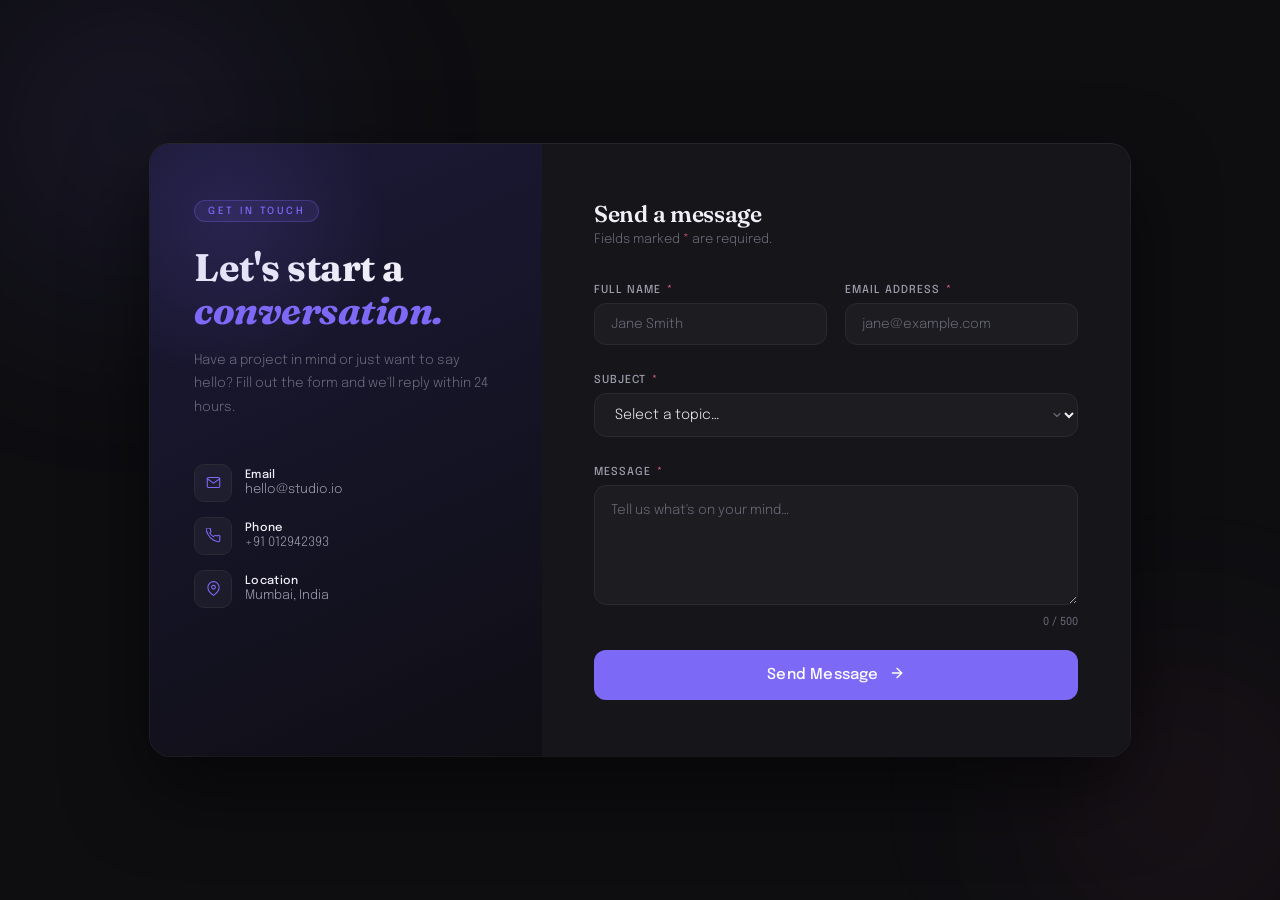
<file: Task-2/index.html>
<!DOCTYPE html>
<html lang="en">
<head>
  <meta charset="UTF-8"/>
  <meta name="viewport" content="width=device-width, initial-scale=1.0"/>
  <title>Contact Us</title>
  <link href="https://fonts.googleapis.com/css2?family=Fraunces:opsz,wght@9..144,300;9..144,600;9..144,700&family=Epilogue:wght@300;400;500&display=swap" rel="stylesheet"/>
  <link href="style.css" rel="stylesheet"/>
  <link href="script.js" rel="javascript"/>
</head>
<body>

<div class="page">

  <!-- ══ LEFT ══ -->
  <div class="panel-left">
    <div>
      <span class="tag">Get in touch</span>
      <h1 class="panel-title">Let's start a<br/><em>conversation.</em></h1>
      <p class="panel-desc">Have a project in mind or just want to say hello? Fill out the form and we'll reply within 24 hours.</p>
      <div class="info-list">
        <div class="info-item">
          <div class="info-icon">
            <svg viewBox="0 0 24 24"><path d="M4 4h16c1.1 0 2 .9 2 2v12c0 1.1-.9 2-2 2H4c-1.1 0-2-.9-2-2V6c0-1.1.9-2 2-2z"/><polyline points="22,6 12,13 2,6"/></svg>
          </div>
          <div class="info-text"><strong>Email</strong>hello@studio.io</div>
        </div>
        <div class="info-item">
          <div class="info-icon">
            <svg viewBox="0 0 24 24"><path d="M22 16.92v3a2 2 0 01-2.18 2 19.79 19.79 0 01-8.63-3.07A19.5 19.5 0 013.07 9.81 19.79 19.79 0 01.07 1.18 2 2 0 012.06 0h3a2 2 0 012 1.72c.127.96.361 1.903.7 2.81a2 2 0 01-.45 2.11L6.09 7.91a16 16 0 006 6l1.27-1.27a2 2 0 012.11-.45c.907.339 1.85.573 2.81.7A2 2 0 0122 14.92v2z"/></svg>
          </div>
          <div class="info-text"><strong>Phone</strong>+91 012942393</div>
        </div>
        <div class="info-item">
          <div class="info-icon">
            <svg viewBox="0 0 24 24"><path d="M21 10c0 7-9 13-9 13s-9-6-9-13a9 9 0 0118 0z"/><circle cx="12" cy="10" r="3"/></svg>
          </div>
          <div class="info-text"><strong>Location</strong>Mumbai, India</div>
        </div>
      </div>
    </div>
    <div class="dot-grid" id="dotGrid"></div>
  </div>

  <!-- ══ RIGHT (Form) ══ -->
  <div class="panel-right">

    <div id="formWrap">
      <p class="form-heading">Send a message</p>
      <p class="form-sub">Fields marked <span style="color:var(--accent-2)">*</span> are required.</p>

      <form id="contactForm" novalidate>
        <div class="form-row">

          <!-- Full Name -->
          <div class="field" id="f-name">
            <label for="inp-name">Full Name <span class="req">*</span></label>
            <div class="input-wrap">
              <input type="text" id="inp-name" placeholder="Jane Smith" autocomplete="name"/>
              <span class="field-status">
                <svg class="icon-check" viewBox="0 0 24 24"><polyline points="20 6 9 17 4 12"/></svg>
                <svg class="icon-x" viewBox="0 0 24 24"><line x1="18" y1="6" x2="6" y2="18"/><line x1="6" y1="6" x2="18" y2="18"/></svg>
              </span>
            </div>
            <span class="field-msg">Please enter your full name.</span>
          </div>

          <!-- Email -->
          <div class="field" id="f-email">
            <label for="inp-email">Email Address <span class="req">*</span></label>
            <div class="input-wrap">
              <input type="email" id="inp-email" placeholder="jane@example.com" autocomplete="email"/>
              <span class="field-status">
                <svg class="icon-check" viewBox="0 0 24 24"><polyline points="20 6 9 17 4 12"/></svg>
                <svg class="icon-x" viewBox="0 0 24 24"><line x1="18" y1="6" x2="6" y2="18"/><line x1="6" y1="6" x2="18" y2="18"/></svg>
              </span>
            </div>
            <span class="field-msg">Enter a valid email address.</span>
          </div>

        </div>

        <!-- Subject -->
        <div class="field field-full" id="f-subject">
          <label for="inp-subject">Subject <span class="req">*</span></label>
          <div class="input-wrap">
            <select id="inp-subject">
              <option value="" disabled selected>Select a topic…</option>
              <option value="general">General Inquiry</option>
              <option value="project">Project Collaboration</option>
              <option value="support">Support</option>
              <option value="feedback">Feedback</option>
              <option value="other">Other</option>
            </select>
            <span class="field-status">
              <svg class="icon-check" viewBox="0 0 24 24"><polyline points="20 6 9 17 4 12"/></svg>
              <svg class="icon-x" viewBox="0 0 24 24"><line x1="18" y1="6" x2="6" y2="18"/><line x1="6" y1="6" x2="18" y2="18"/></svg>
            </span>
          </div>
          <span class="field-msg">Please select a subject.</span>
        </div>

        <!-- Message -->
        <div class="field field-full" id="f-message">
          <label for="inp-message">Message <span class="req">*</span></label>
          <div class="input-wrap">
            <textarea id="inp-message" placeholder="Tell us what's on your mind…" maxlength="500"></textarea>
          </div>
          <div class="msg-footer">
            <span class="field-msg" style="max-height:none; opacity:1; visibility:hidden;" id="msg-err">Min. 20 characters required.</span>
            <span class="char-count" id="charCount">0 / 500</span>
          </div>
        </div>

        <!-- Submit -->
        <button type="submit" class="submit-btn" id="submitBtn">
          <span id="btnText">Send Message</span>
          <span class="btn-arrow"><svg viewBox="0 0 24 24"><line x1="5" y1="12" x2="19" y2="12"/><polyline points="12 5 19 12 12 19"/></svg></span>
          <span class="spinner" id="spinner"></span>
        </button>
      </form>
    </div>

    <!-- Success -->
    <div class="success-overlay" id="successOverlay">
      <div class="success-ring">
        <svg viewBox="0 0 24 24"><polyline points="20 6 9 17 4 12"/></svg>
      </div>
      <div class="success-title">Message sent!</div>
      <p class="success-body">Thanks for reaching out. We'll review your message and reply within 24 hours.</p>
      <button class="reset-btn" id="resetBtn">Send another message</button>
    </div>

  </div>
</div>
</body>
</html>
</file>
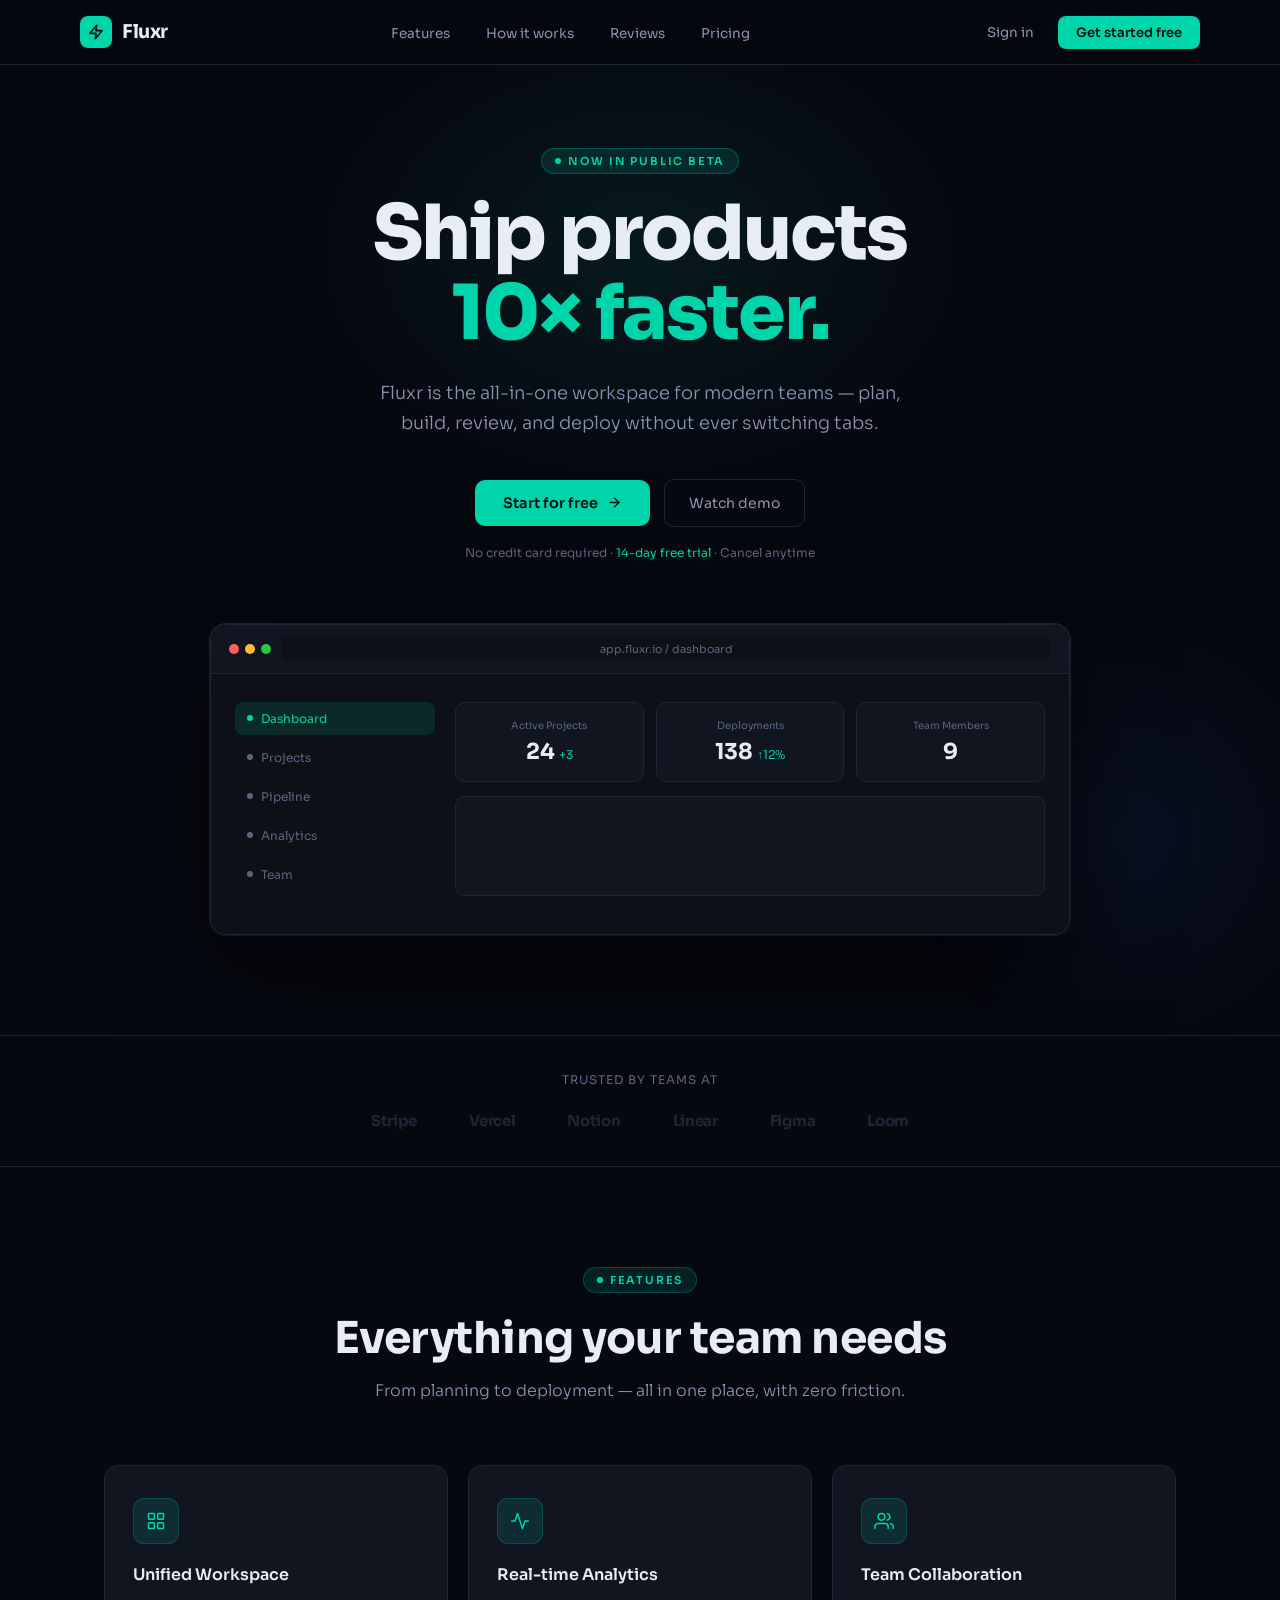
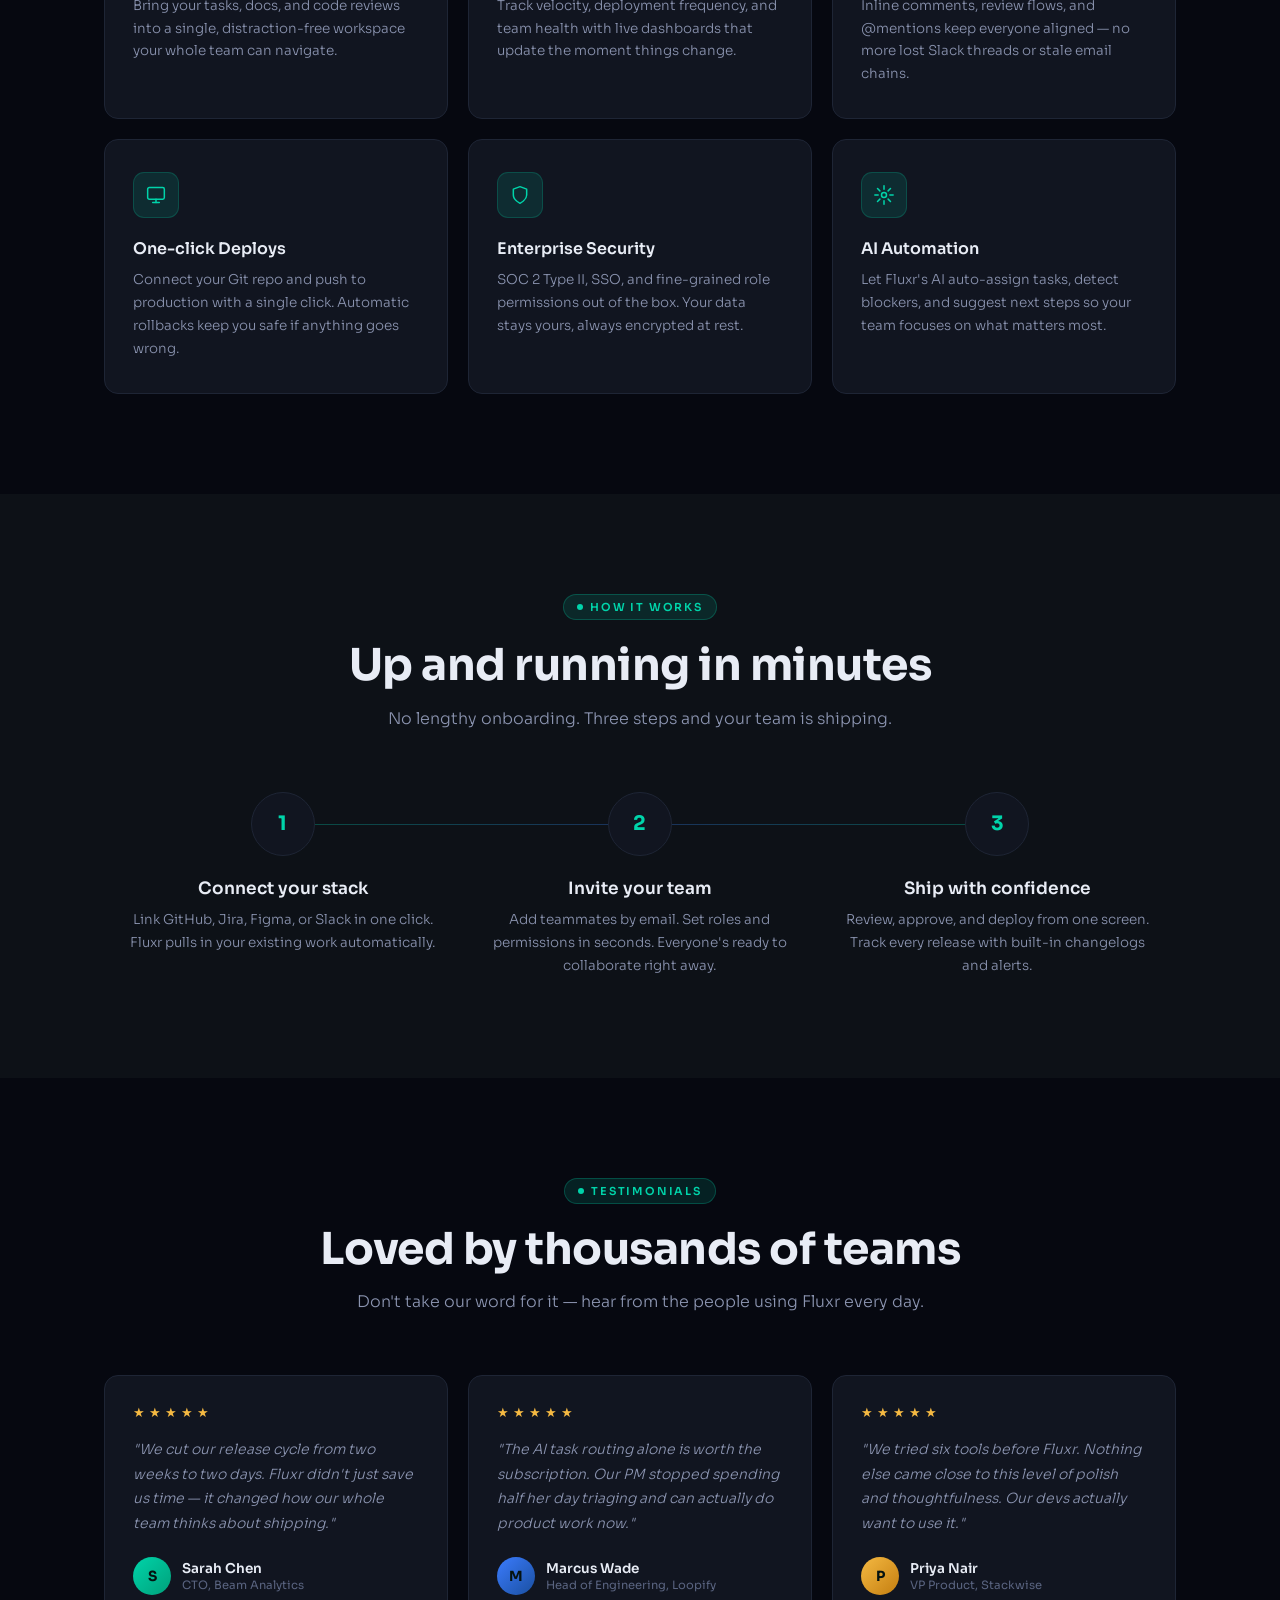
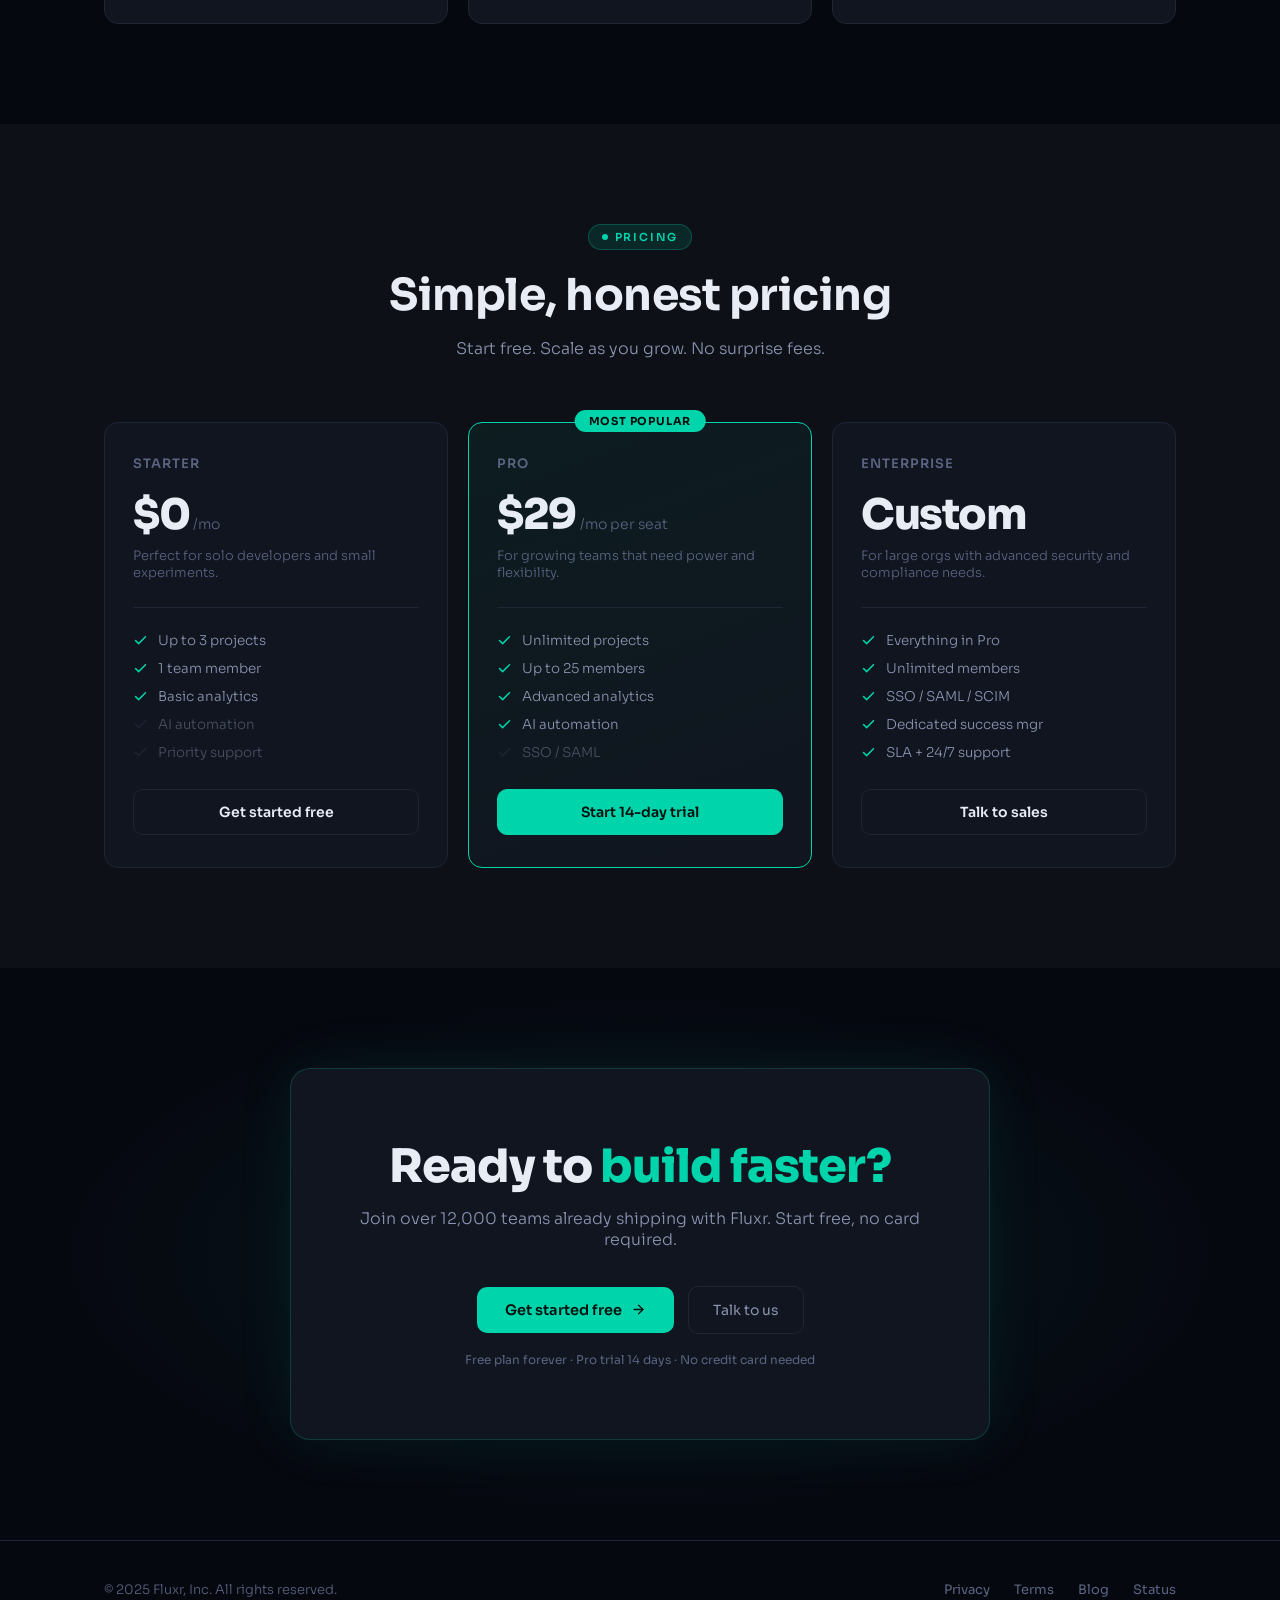
<file: Task-3/index.html>
<!DOCTYPE html>
<html lang="en">
<head>
  <meta charset="UTF-8"/>
  <meta name="viewport" content="width=device-width, initial-scale=1.0"/>
  <title>Fluxr — Ship faster, together</title>
  <link href="https://fonts.googleapis.com/css2?family=Sora:wght@300;400;500;600;700;800&display=swap" rel="stylesheet"/>
  <link rel="stylesheet" href="style.css"/>
</head>
<body>

<!-- ══════════════════════════════
     NAVIGATION
══════════════════════════════ -->
<nav>
  <div class="nav-inner">
    <a href="#" class="nav-logo">
      <div class="logo-icon">
        <svg viewBox="0 0 24 24"><polyline points="13 2 3 14 12 14 11 22 21 10 12 10 13 2"/></svg>
      </div>
      Fluxr
    </a>

    <ul class="nav-links">
      <li><a href="#features">Features</a></li>
      <li><a href="#how">How it works</a></li>
      <li><a href="#testimonials">Reviews</a></li>
      <li><a href="#pricing">Pricing</a></li>
    </ul>

    <div class="nav-cta">
      <span class="nav-sign">Sign in</span>
      <button class="nav-btn">Get started free</button>
      <button class="hamburger" id="hamburger" aria-label="Menu">
        <span></span><span></span><span></span>
      </button>
    </div>
  </div>
</nav>

<!-- Mobile dropdown menu -->
<div class="mobile-menu" id="mobileMenu">
  <a href="#features">Features</a>
  <a href="#how">How it works</a>
  <a href="#testimonials">Reviews</a>
  <a href="#pricing">Pricing</a>
  <a href="#" style="color:var(--teal); margin-top:8px;">Get started free →</a>
</div>


<!-- ══════════════════════════════
     HERO
══════════════════════════════ -->
<section class="hero">
  <div class="container">
    <div class="tag hero-badge"><span class="tag-dot"></span> Now in public beta</div>
    <h1 class="hero-title">Ship products<br/><span>10× faster.</span></h1>
    <p class="hero-sub">
      Fluxr is the all-in-one workspace for modern teams — plan, build, review,
      and deploy without ever switching tabs.
    </p>
    <div class="hero-actions">
      <button class="btn-primary">
        Start for free
        <svg viewBox="0 0 24 24"><line x1="5" y1="12" x2="19" y2="12"/><polyline points="12 5 19 12 12 19"/></svg>
      </button>
      <button class="btn-ghost">Watch demo</button>
    </div>
    <p class="hero-note">No credit card required · <span>14-day free trial</span> · Cancel anytime</p>

    <!-- Browser mockup -->
    <div class="hero-mockup">
      <div class="mockup-bar">
        <div class="mockup-dots"><span></span><span></span><span></span></div>
        <div class="mockup-url">app.fluxr.io / dashboard</div>
      </div>
      <div class="mockup-body">
        <div class="mock-sidebar">
          <div class="mock-item active"><span class="mock-dot"></span> Dashboard</div>
          <div class="mock-item"><span class="mock-dot"></span> Projects</div>
          <div class="mock-item"><span class="mock-dot"></span> Pipeline</div>
          <div class="mock-item"><span class="mock-dot"></span> Analytics</div>
          <div class="mock-item"><span class="mock-dot"></span> Team</div>
        </div>
        <div class="mock-main">
          <div class="mock-row">
            <div class="mock-card">
              <div class="mock-card-label">Active Projects</div>
              <div class="mock-card-val">24<span>+3</span></div>
            </div>
            <div class="mock-card">
              <div class="mock-card-label">Deployments</div>
              <div class="mock-card-val">138<span>↑12%</span></div>
            </div>
            <div class="mock-card">
              <div class="mock-card-label">Team Members</div>
              <div class="mock-card-val">9</div>
            </div>
          </div>
          <div class="mock-row" style="flex:1">
            <div class="mock-chart">
              <div class="bar-wrap"><div class="bar"    style="height:35%"></div></div>
              <div class="bar-wrap"><div class="bar md" style="height:55%"></div></div>
              <div class="bar-wrap"><div class="bar"    style="height:40%"></div></div>
              <div class="bar-wrap"><div class="bar hi" style="height:80%"></div></div>
              <div class="bar-wrap"><div class="bar md" style="height:60%"></div></div>
              <div class="bar-wrap"><div class="bar hi" style="height:95%"></div></div>
              <div class="bar-wrap"><div class="bar"    style="height:50%"></div></div>
            </div>
          </div>
        </div>
      </div>
    </div>
  </div>
</section>


<!-- ══════════════════════════════
     LOGOS / SOCIAL PROOF
══════════════════════════════ -->
<div class="logos-strip">
  <div class="container">
    <p class="logos-label">Trusted by teams at</p>
    <div class="logos-row">
      <span class="logo-name">Stripe</span>
      <span class="logo-name">Vercel</span>
      <span class="logo-name">Notion</span>
      <span class="logo-name">Linear</span>
      <span class="logo-name">Figma</span>
      <span class="logo-name">Loom</span>
    </div>
  </div>
</div>


<!-- ══════════════════════════════
     FEATURES
══════════════════════════════ -->
<section class="features" id="features">
  <div class="container">
    <div class="section-head reveal">
      <div class="tag"><span class="tag-dot"></span> Features</div>
      <h2 class="section-title">Everything your team needs</h2>
      <p class="section-sub">From planning to deployment — all in one place, with zero friction.</p>
    </div>

    <div class="features-grid">

      <div class="feat-card reveal">
        <div class="feat-icon">
          <svg viewBox="0 0 24 24"><rect x="3" y="3" width="7" height="7" rx="1"/><rect x="14" y="3" width="7" height="7" rx="1"/><rect x="3" y="14" width="7" height="7" rx="1"/><rect x="14" y="14" width="7" height="7" rx="1"/></svg>
        </div>
        <div class="feat-title">Unified Workspace</div>
        <div class="feat-desc">Bring your tasks, docs, and code reviews into a single, distraction-free workspace your whole team can navigate.</div>
      </div>

      <div class="feat-card reveal" style="transition-delay:0.07s">
        <div class="feat-icon">
          <svg viewBox="0 0 24 24"><polyline points="22 12 18 12 15 21 9 3 6 12 2 12"/></svg>
        </div>
        <div class="feat-title">Real-time Analytics</div>
        <div class="feat-desc">Track velocity, deployment frequency, and team health with live dashboards that update the moment things change.</div>
      </div>

      <div class="feat-card reveal" style="transition-delay:0.14s">
        <div class="feat-icon">
          <svg viewBox="0 0 24 24"><path d="M17 21v-2a4 4 0 0 0-4-4H5a4 4 0 0 0-4 4v2"/><circle cx="9" cy="7" r="4"/><path d="M23 21v-2a4 4 0 0 0-3-3.87"/><path d="M16 3.13a4 4 0 0 1 0 7.75"/></svg>
        </div>
        <div class="feat-title">Team Collaboration</div>
        <div class="feat-desc">Inline comments, review flows, and @mentions keep everyone aligned — no more lost Slack threads or stale email chains.</div>
      </div>

      <div class="feat-card reveal">
        <div class="feat-icon">
          <svg viewBox="0 0 24 24"><rect x="2" y="3" width="20" height="14" rx="2"/><line x1="8" y1="21" x2="16" y2="21"/><line x1="12" y1="17" x2="12" y2="21"/></svg>
        </div>
        <div class="feat-title">One-click Deploys</div>
        <div class="feat-desc">Connect your Git repo and push to production with a single click. Automatic rollbacks keep you safe if anything goes wrong.</div>
      </div>

      <div class="feat-card reveal" style="transition-delay:0.07s">
        <div class="feat-icon">
          <svg viewBox="0 0 24 24"><path d="M12 22s8-4 8-10V5l-8-3-8 3v7c0 6 8 10 8 10z"/></svg>
        </div>
        <div class="feat-title">Enterprise Security</div>
        <div class="feat-desc">SOC 2 Type II, SSO, and fine-grained role permissions out of the box. Your data stays yours, always encrypted at rest.</div>
      </div>

      <div class="feat-card reveal" style="transition-delay:0.14s">
        <div class="feat-icon">
          <svg viewBox="0 0 24 24"><circle cx="12" cy="12" r="3"/><path d="M12 1v4M12 19v4M4.22 4.22l2.83 2.83M16.95 16.95l2.83 2.83M1 12h4M19 12h4M4.22 19.78l2.83-2.83M16.95 7.05l2.83-2.83"/></svg>
        </div>
        <div class="feat-title">AI Automation</div>
        <div class="feat-desc">Let Fluxr's AI auto-assign tasks, detect blockers, and suggest next steps so your team focuses on what matters most.</div>
      </div>

    </div>
  </div>
</section>


<!-- ══════════════════════════════
     HOW IT WORKS
══════════════════════════════ -->
<section class="how" id="how">
  <div class="container">
    <div class="section-head reveal">
      <div class="tag"><span class="tag-dot"></span> How it works</div>
      <h2 class="section-title">Up and running in minutes</h2>
      <p class="section-sub">No lengthy onboarding. Three steps and your team is shipping.</p>
    </div>

    <div class="steps">
      <div class="step reveal">
        <div class="step-num">1</div>
        <div class="step-title">Connect your stack</div>
        <div class="step-desc">Link GitHub, Jira, Figma, or Slack in one click. Fluxr pulls in your existing work automatically.</div>
      </div>
      <div class="step reveal" style="transition-delay:0.1s">
        <div class="step-num">2</div>
        <div class="step-title">Invite your team</div>
        <div class="step-desc">Add teammates by email. Set roles and permissions in seconds. Everyone's ready to collaborate right away.</div>
      </div>
      <div class="step reveal" style="transition-delay:0.2s">
        <div class="step-num">3</div>
        <div class="step-title">Ship with confidence</div>
        <div class="step-desc">Review, approve, and deploy from one screen. Track every release with built-in changelogs and alerts.</div>
      </div>
    </div>
  </div>
</section>


<!-- ══════════════════════════════
     TESTIMONIALS
══════════════════════════════ -->
<section class="testimonials" id="testimonials">
  <div class="container">
    <div class="section-head reveal">
      <div class="tag"><span class="tag-dot"></span> Testimonials</div>
      <h2 class="section-title">Loved by thousands of teams</h2>
      <p class="section-sub">Don't take our word for it — hear from the people using Fluxr every day.</p>
    </div>

    <div class="testi-grid">

      <div class="testi-card reveal">
        <div class="stars"><span class="star">★</span><span class="star">★</span><span class="star">★</span><span class="star">★</span><span class="star">★</span></div>
        <p class="testi-text">"We cut our release cycle from two weeks to two days. Fluxr didn't just save us time — it changed how our whole team thinks about shipping."</p>
        <div class="testi-author">
          <div class="avatar" style="background: linear-gradient(135deg,#00d4aa,#00a07a)">S</div>
          <div>
            <div class="author-name">Sarah Chen</div>
            <div class="author-role">CTO, Beam Analytics</div>
          </div>
        </div>
      </div>

      <div class="testi-card reveal" style="transition-delay:0.08s">
        <div class="stars"><span class="star">★</span><span class="star">★</span><span class="star">★</span><span class="star">★</span><span class="star">★</span></div>
        <p class="testi-text">"The AI task routing alone is worth the subscription. Our PM stopped spending half her day triaging and can actually do product work now."</p>
        <div class="testi-author">
          <div class="avatar" style="background: linear-gradient(135deg,#3b7cff,#1a4fa0)">M</div>
          <div>
            <div class="author-name">Marcus Wade</div>
            <div class="author-role">Head of Engineering, Loopify</div>
          </div>
        </div>
      </div>

      <div class="testi-card reveal" style="transition-delay:0.16s">
        <div class="stars"><span class="star">★</span><span class="star">★</span><span class="star">★</span><span class="star">★</span><span class="star">★</span></div>
        <p class="testi-text">"We tried six tools before Fluxr. Nothing else came close to this level of polish and thoughtfulness. Our devs actually want to use it."</p>
        <div class="testi-author">
          <div class="avatar" style="background: linear-gradient(135deg,#f5b942,#c47e10)">P</div>
          <div>
            <div class="author-name">Priya Nair</div>
            <div class="author-role">VP Product, Stackwise</div>
          </div>
        </div>
      </div>

    </div>
  </div>
</section>


<!-- ══════════════════════════════
     PRICING
══════════════════════════════ -->
<section class="pricing" id="pricing">
  <div class="container">
    <div class="section-head reveal">
      <div class="tag"><span class="tag-dot"></span> Pricing</div>
      <h2 class="section-title">Simple, honest pricing</h2>
      <p class="section-sub">Start free. Scale as you grow. No surprise fees.</p>
    </div>

    <div class="pricing-grid">

      <!-- Starter -->
      <div class="price-card reveal">
        <div class="plan-name">Starter</div>
        <div class="plan-price"><span class="price-val">$0</span><span class="price-per">/mo</span></div>
        <p class="plan-desc">Perfect for solo developers and small experiments.</p>
        <div class="plan-divider"></div>
        <div class="plan-features">
          <div class="plan-feat"><svg viewBox="0 0 24 24" stroke-linejoin="round"><polyline points="20 6 9 17 4 12"/></svg>Up to 3 projects</div>
          <div class="plan-feat"><svg viewBox="0 0 24 24" stroke-linejoin="round"><polyline points="20 6 9 17 4 12"/></svg>1 team member</div>
          <div class="plan-feat"><svg viewBox="0 0 24 24" stroke-linejoin="round"><polyline points="20 6 9 17 4 12"/></svg>Basic analytics</div>
          <div class="plan-feat off"><svg viewBox="0 0 24 24" stroke-linejoin="round"><polyline points="20 6 9 17 4 12"/></svg>AI automation</div>
          <div class="plan-feat off"><svg viewBox="0 0 24 24" stroke-linejoin="round"><polyline points="20 6 9 17 4 12"/></svg>Priority support</div>
        </div>
        <button class="plan-btn">Get started free</button>
      </div>

      <!-- Pro (Most Popular) -->
      <div class="price-card popular reveal" style="transition-delay:0.08s">
        <span class="popular-badge">Most Popular</span>
        <div class="plan-name">Pro</div>
        <div class="plan-price"><span class="price-val">$29</span><span class="price-per">/mo per seat</span></div>
        <p class="plan-desc">For growing teams that need power and flexibility.</p>
        <div class="plan-divider"></div>
        <div class="plan-features">
          <div class="plan-feat"><svg viewBox="0 0 24 24" stroke-linejoin="round"><polyline points="20 6 9 17 4 12"/></svg>Unlimited projects</div>
          <div class="plan-feat"><svg viewBox="0 0 24 24" stroke-linejoin="round"><polyline points="20 6 9 17 4 12"/></svg>Up to 25 members</div>
          <div class="plan-feat"><svg viewBox="0 0 24 24" stroke-linejoin="round"><polyline points="20 6 9 17 4 12"/></svg>Advanced analytics</div>
          <div class="plan-feat"><svg viewBox="0 0 24 24" stroke-linejoin="round"><polyline points="20 6 9 17 4 12"/></svg>AI automation</div>
          <div class="plan-feat off"><svg viewBox="0 0 24 24" stroke-linejoin="round"><polyline points="20 6 9 17 4 12"/></svg>SSO / SAML</div>
        </div>
        <button class="plan-btn primary">Start 14-day trial</button>
      </div>

      <!-- Enterprise -->
      <div class="price-card reveal" style="transition-delay:0.16s">
        <div class="plan-name">Enterprise</div>
        <div class="plan-price"><span class="price-val">Custom</span></div>
        <p class="plan-desc">For large orgs with advanced security and compliance needs.</p>
        <div class="plan-divider"></div>
        <div class="plan-features">
          <div class="plan-feat"><svg viewBox="0 0 24 24" stroke-linejoin="round"><polyline points="20 6 9 17 4 12"/></svg>Everything in Pro</div>
          <div class="plan-feat"><svg viewBox="0 0 24 24" stroke-linejoin="round"><polyline points="20 6 9 17 4 12"/></svg>Unlimited members</div>
          <div class="plan-feat"><svg viewBox="0 0 24 24" stroke-linejoin="round"><polyline points="20 6 9 17 4 12"/></svg>SSO / SAML / SCIM</div>
          <div class="plan-feat"><svg viewBox="0 0 24 24" stroke-linejoin="round"><polyline points="20 6 9 17 4 12"/></svg>Dedicated success mgr</div>
          <div class="plan-feat"><svg viewBox="0 0 24 24" stroke-linejoin="round"><polyline points="20 6 9 17 4 12"/></svg>SLA + 24/7 support</div>
        </div>
        <button class="plan-btn">Talk to sales</button>
      </div>

    </div>
  </div>
</section>


<!-- ══════════════════════════════
     CALL TO ACTION
══════════════════════════════ -->
<section class="cta-section">
  <div class="container">
    <div class="cta-box reveal">
      <h2 class="cta-title">Ready to <span>build faster?</span></h2>
      <p class="cta-sub">Join over 12,000 teams already shipping with Fluxr. Start free, no card required.</p>
      <div class="cta-actions">
        <button class="btn-primary">
          Get started free
          <svg viewBox="0 0 24 24"><line x1="5" y1="12" x2="19" y2="12"/><polyline points="12 5 19 12 12 19"/></svg>
        </button>
        <button class="btn-ghost">Talk to us</button>
      </div>
      <p class="cta-note">Free plan forever · Pro trial 14 days · No credit card needed</p>
    </div>
  </div>
</section>


<!-- ══════════════════════════════
     FOOTER
══════════════════════════════ -->
<footer>
  <div class="container">
    <div class="footer-inner">
      <span class="footer-copy">© 2025 Fluxr, Inc. All rights reserved.</span>
      <div class="footer-links">
        <a href="#">Privacy</a>
        <a href="#">Terms</a>
        <a href="#">Blog</a>
        <a href="#">Status</a>
      </div>
    </div>
  </div>
</footer>

<script src="script.js"></script>
</body>
</html>
</file>
<file: Task-2/style.css>
*, *::before, *::after { box-sizing: border-box; margin: 0; padding: 0; }

    :root {
      --bg: #0e0e11;
      --card: #16161a;
      --border: #2a2a32;
      --border-focus: #7c6af7;
      --text: #f0eff8;
      --muted: #6b6a7a;
      --label: #9d9cad;
      --accent: #7c6af7;
      --accent-glow: rgba(124, 106, 247, 0.18);
      --accent-2: #f06292;
      --success: #56cfb2;
      --error: #f06292;
      --font-display: 'Fraunces', serif;
      --font-body: 'Epilogue', sans-serif;
      --ease: cubic-bezier(0.4, 0, 0.2, 1);
      --radius: 12px;
    }

    html { scroll-behavior: smooth; }

    body {
      font-family: var(--font-body);
      background: var(--bg);
      color: var(--text);
      min-height: 100vh;
      display: flex;
      align-items: center;
      justify-content: center;
      padding: 40px 20px;
      position: relative;
      overflow-x: hidden;
    }

    body::before, body::after {
      content: '';
      position: fixed;
      border-radius: 50%;
      filter: blur(90px);
      pointer-events: none;
      z-index: 0;
    }
    body::before {
      width: 500px; height: 500px;
      background: radial-gradient(circle, rgba(124,106,247,0.13), transparent 70%);
      top: -120px; left: -120px;
    }
    body::after {
      width: 400px; height: 400px;
      background: radial-gradient(circle, rgba(240,98,146,0.09), transparent 70%);
      bottom: -100px; right: -100px;
    }

    /* ── Page layout ── */
    .page {
      position: relative;
      z-index: 1;
      width: 100%;
      max-width: 980px;
      display: grid;
      grid-template-columns: 1fr 1.5fr;
      border-radius: 20px;
      overflow: hidden;
      box-shadow: 0 32px 80px rgba(0,0,0,0.55), 0 0 0 1px var(--border);
    }

    /* ── Left Panel ── */
    .panel-left {
      background: linear-gradient(155deg, #1c1a38 0%, #0f0e14 100%);
      padding: 56px 44px;
      display: flex;
      flex-direction: column;
      justify-content: space-between;
      position: relative;
      overflow: hidden;
    }
    .panel-left::before {
      content: '';
      position: absolute;
      top: -80px; left: -80px;
      width: 320px; height: 320px;
      border-radius: 50%;
      background: radial-gradient(circle, rgba(124,106,247,0.14), transparent 70%);
      pointer-events: none;
    }

    .tag {
      display: inline-block;
      font-size: 10px;
      font-weight: 500;
      letter-spacing: 2.5px;
      text-transform: uppercase;
      color: var(--accent);
      background: rgba(124,106,247,0.1);
      border: 1px solid rgba(124,106,247,0.28);
      padding: 5px 13px;
      border-radius: 30px;
      margin-bottom: 24px;
    }

    .panel-title {
      font-family: var(--font-display);
      font-size: clamp(28px, 3vw, 42px);
      font-weight: 700;
      line-height: 1.13;
      letter-spacing: -0.5px;
      color: var(--text);
      margin-bottom: 16px;
    }
    .panel-title em { font-style: italic; color: var(--accent); }

    .panel-desc {
      font-size: 13.5px;
      font-weight: 300;
      line-height: 1.75;
      color: var(--muted);
    }

    .info-list {
      display: flex;
      flex-direction: column;
      gap: 15px;
      margin-top: 44px;
    }
    .info-item {
      display: flex;
      align-items: center;
      gap: 13px;
    }
    .info-icon {
      flex-shrink: 0;
      width: 38px; height: 38px;
      border-radius: 10px;
      background: rgba(255,255,255,0.04);
      border: 1px solid var(--border);
      display: flex; align-items: center; justify-content: center;
    }
    .info-icon svg {
      width: 15px; height: 15px;
      stroke: var(--accent); fill: none;
      stroke-width: 1.7; stroke-linecap: round; stroke-linejoin: round;
    }
    .info-text { font-size: 13px; color: var(--label); font-weight: 300; }
    .info-text strong { display: block; font-size: 11.5px; font-weight: 500; color: var(--text); margin-bottom: 2px; letter-spacing: 0.3px; }

    .dot-grid {
      position: absolute;
      bottom: 30px; right: 30px;
      display: grid;
      grid-template-columns: repeat(5, 1fr);
      gap: 7px;
      opacity: 0.15;
    }
    .dot-grid span { width: 4px; height: 4px; border-radius: 50%; background: var(--text); display: block; }

    /* ── Right Panel ── */
    .panel-right { background: var(--card); padding: 56px 52px; }

    .form-heading {
      font-family: var(--font-display);
      font-size: 23px; font-weight: 600;
      color: var(--text); margin-bottom: 5px; letter-spacing: -0.3px;
    }
    .form-sub { font-size: 13px; color: var(--muted); font-weight: 300; margin-bottom: 38px; }

    .form-row {
      display: grid;
      grid-template-columns: 1fr 1fr;
      gap: 18px;
    }

    /* ── Fields ── */
    .field {
      display: flex; flex-direction: column; gap: 7px;
      margin-bottom: 22px;
      opacity: 0; transform: translateY(14px);
      animation: rise 0.4s var(--ease) forwards;
    }
    .field:nth-child(1) { animation-delay: 0.05s; }
    .field:nth-child(2) { animation-delay: 0.10s; }
    .field:nth-child(3) { animation-delay: 0.15s; }
    .field:nth-child(4) { animation-delay: 0.20s; }
    .field:nth-child(5) { animation-delay: 0.25s; }
    @keyframes rise { to { opacity: 1; transform: translateY(0); } }

    .field-full { grid-column: 1 / -1; }

    label {
      font-size: 11px; font-weight: 500;
      letter-spacing: 1px; color: var(--label);
      text-transform: uppercase;
    }
    label .req { color: var(--accent-2); margin-left: 2px; }

    .input-wrap { position: relative; }

    input, select, textarea {
      width: 100%;
      background: rgba(255,255,255,0.03);
      border: 1.5px solid var(--border);
      border-radius: var(--radius);
      color: var(--text);
      font-family: var(--font-body);
      font-size: 14px;
      font-weight: 300;
      padding: 13px 42px 13px 16px;
      outline: none;
      transition: border-color 0.22s var(--ease), background 0.22s var(--ease), box-shadow 0.22s var(--ease);
      -webkit-transition: border-color 0.22s var(--ease), background 0.22s var(--ease), box-shadow 0.22s var(--ease);
      -moz-transition: border-color 0.22s var(--ease), background 0.22s var(--ease), box-shadow 0.22s var(--ease);
      -ms-transition: border-color 0.22s var(--ease), background 0.22s var(--ease), box-shadow 0.22s var(--ease);
      -o-transition: border-color 0.22s var(--ease), background 0.22s var(--ease), box-shadow 0.22s var(--ease);
}
    input::placeholder, textarea::placeholder { color: var(--muted); font-size: 13.5px; }

    input:focus, select:focus, textarea:focus {
      border-color: var(--border-focus);
      background: rgba(124,106,247,0.05);
      box-shadow: 0 0 0 4px var(--accent-glow);
    }

    textarea { resize: vertical; min-height: 120px; line-height: 1.65; padding-right: 16px; }

    select {
      cursor: pointer;
      background-image: url("data:image/svg+xml,%3Csvg xmlns='http://www.w3.org/2000/svg' width='12' height='12' viewBox='0 0 24 24' fill='none' stroke='%236b6a7a' stroke-width='2.2' stroke-linecap='round' stroke-linejoin='round'%3E%3Cpolyline points='6 9 12 15 18 9'/%3E%3C/svg%3E");
      background-repeat: no-repeat;
      background-position: right 14px center;
    }
    select option { background: #1e1e26; }

    /* Validation */
    .field.valid input, .field.valid select { border-color: var(--success); }
    .field.invalid input, .field.invalid select {
      border-color: var(--error);
      box-shadow: 0 0 0 4px rgba(240,98,146,0.11);
    }
    .field.valid textarea { border-color: var(--success); }
    .field.invalid textarea {
      border-color: var(--error);
      box-shadow: 0 0 0 4px rgba(240,98,146,0.11);
    }

    .field-status {
      position: absolute;
      right: 14px; top: 50%;
      transform: translateY(-50%);
      width: 16px; height: 16px;
      opacity: 0; pointer-events: none;
      transition: opacity 0.2s;
    }
    .field-status svg { width: 16px; height: 16px; fill: none; stroke-width: 2.2; stroke-linecap: round; stroke-linejoin: round; }
    .field.valid .field-status,
    .field.invalid .field-status { opacity: 1; }
    .field.valid .field-status svg { stroke: var(--success); }
    .field.invalid .field-status svg { stroke: var(--error); }
    .field.valid .icon-x, .field.invalid .icon-check { display: none; }
    .field.valid .icon-check { display: block; }
    .field.invalid .icon-x { display: block; }
    .icon-check, .icon-x { display: none; }

    .field-msg {
      font-size: 11px; color: var(--error); font-weight: 400;
      max-height: 0; overflow: hidden; opacity: 0;
      transition: max-height 0.2s var(--ease), opacity 0.2s;
    }
    .field.invalid .field-msg { max-height: 20px; opacity: 1; }

    /* Bottom row of message field */
    .msg-footer {
      display: flex; justify-content: space-between; align-items: flex-start;
      gap: 10px;
    }
    .char-count { font-size: 11px; color: var(--muted); white-space: nowrap; transition: color 0.2s; flex-shrink: 0; }
    .char-count.warn { color: var(--accent-2); }

    /* Submit */
    .submit-btn {
      width: 100%; padding: 15px 24px;
      background: var(--accent); color: #fff;
      border: none; border-radius: var(--radius);
      font-family: var(--font-body); font-size: 15px; font-weight: 500;
      letter-spacing: 0.2px;
      cursor: pointer;
      display: flex; align-items: center; justify-content: center; gap: 10px;
      position: relative; overflow: hidden;
      transition: transform 0.18s var(--ease), box-shadow 0.18s, background 0.18s;
      margin-top: 6px;
      opacity: 0; animation: rise 0.4s 0.3s var(--ease) forwards;
    }
    .submit-btn::before {
      content: ''; position: absolute; inset: 0;
      background: linear-gradient(90deg, transparent, rgba(255,255,255,0.13), transparent);
      transform: translateX(-100%);
      transition: transform 0.5s var(--ease);
    }
    .submit-btn:hover { transform: translateY(-2px); box-shadow: 0 10px 32px rgba(124,106,247,0.38); }
    .submit-btn:hover::before { transform: translateX(100%); }
    .submit-btn:active { transform: translateY(0); }
    .submit-btn:disabled { opacity: 0.55; cursor: not-allowed; transform: none; box-shadow: none; }

    .btn-arrow svg {
      width: 16px; height: 16px; stroke: currentColor; fill: none;
      stroke-width: 2; stroke-linecap: round; stroke-linejoin: round;
      transition: transform 0.2s;
    }
    .submit-btn:hover .btn-arrow svg { transform: translateX(4px); }

    .spinner {
      display: none; width: 18px; height: 18px;
      border: 2px solid rgba(255,255,255,0.3);
      border-top-color: #fff;
      border-radius: 50%;
      animation: spin 0.7s linear infinite;
    }
    @keyframes spin { to { transform: rotate(360deg); } }
    @keyframes shake {
      0%,100%{transform:translateX(0)} 20%{transform:translateX(-7px)}
      40%{transform:translateX(7px)} 60%{transform:translateX(-4px)} 80%{transform:translateX(4px)}
    }

    /* ── Success overlay ── */
    .success-overlay {
      display: none; flex-direction: column;
      align-items: center; justify-content: center;
      text-align: center; gap: 18px; padding: 24px;
      animation: fadeUp 0.45s var(--ease);
    }
    @keyframes fadeUp { from { opacity: 0; transform: translateY(20px); } to { opacity: 1; transform: translateY(0); } }
    .success-ring {
      width: 68px; height: 68px; border-radius: 50%;
      background: rgba(86,207,178,0.1);
      border: 2px solid var(--success);
      display: flex; align-items: center; justify-content: center;
    }
    .success-ring svg {
      width: 28px; height: 28px; stroke: var(--success); fill: none;
      stroke-width: 2.4; stroke-linecap: round; stroke-linejoin: round;
    }
    .success-title {
      font-family: var(--font-display);
      font-size: 28px; font-weight: 600; color: var(--text);
    }
    .success-body { font-size: 14px; color: var(--muted); font-weight: 300; line-height: 1.75; max-width: 310px; }
    .reset-btn {
      margin-top: 6px;
      background: none; border: 1.5px solid var(--border);
      color: var(--label); font-family: var(--font-body);
      font-size: 13px; padding: 9px 22px;
      border-radius: 9px; cursor: pointer;
      transition: border-color 0.2s, color 0.2s;
    }
    .reset-btn:hover { border-color: var(--accent); color: var(--accent); }

    /* ── Responsive ── */
    @media (max-width: 800px) {
      .page { grid-template-columns: 1fr; border-radius: 16px; }
      .panel-left { padding: 40px 36px; }
      .panel-right { padding: 44px 36px; }
      .info-list { margin-top: 28px; flex-direction: row; flex-wrap: wrap; gap: 12px; }
      .dot-grid { display: none; }
    }
    @media (max-width: 540px) {
      body { padding: 16px 14px; }
      .page { border-radius: 14px; }
      .panel-left { padding: 32px 24px; }
      .panel-right { padding: 32px 24px; }
      .form-row { grid-template-columns: 1fr; }
      .info-list { flex-direction: column; }
    }
</file>
<file: Task-3/style.css>
*, *::before, *::after { box-sizing: border-box; margin: 0; padding: 0; }

    :root {
      --bg:        #060810;
      --surface:   #0d1117;
      --card:      #111520;
      --border:    #1e2535;
      --text:      #e8ecf5;
      --muted:     #5a6480;
      --subtle:    #8b94b0;
      --teal:      #00d4aa;
      --teal-dim:  rgba(0,212,170,0.12);
      --teal-glow: rgba(0,212,170,0.25);
      --blue:      #3b7cff;
      --font:      'Sora', sans-serif;
      --r:         14px;
      --ease:      cubic-bezier(0.4,0,0.2,1);
    }

    html { scroll-behavior: smooth; }
    body { font-family: var(--font); background: var(--bg); color: var(--text); overflow-x: hidden; }
    a { text-decoration: none; color: inherit; }

    /* ── Utility ── */
    .container { width: 100%; max-width: 1120px; margin: 0 auto; padding: 0 24px; }
    .tag {
      display: inline-flex; align-items: center; gap: 7px;
      font-size: 11px; font-weight: 600; letter-spacing: 1.8px; text-transform: uppercase;
      color: var(--teal); background: var(--teal-dim);
      border: 1px solid rgba(0,212,170,0.25);
      padding: 5px 13px; border-radius: 30px; margin-bottom: 20px;
    }
    .tag-dot { width: 6px; height: 6px; border-radius: 50%; background: var(--teal); }
    .section-title {
      font-size: clamp(28px, 3.5vw, 44px); font-weight: 700;
      line-height: 1.15; letter-spacing: -0.5px; color: var(--text);
    }
    .section-sub { font-size: 16px; font-weight: 300; color: var(--subtle); line-height: 1.7; margin-top: 14px; }
    .section-head { text-align: center; margin-bottom: 60px; }

    .btn-primary {
      display: inline-flex; align-items: center; gap: 9px;
      background: var(--teal); color: #051210;
      font-family: var(--font); font-size: 14.5px; font-weight: 600;
      padding: 14px 28px; border-radius: 10px; border: none; cursor: pointer;
      transition: transform 0.18s var(--ease), box-shadow 0.18s, background 0.18s;
    }
    .btn-primary:hover { transform: translateY(-2px); box-shadow: 0 10px 30px var(--teal-glow); }
    .btn-primary svg { width: 15px; height: 15px; stroke: currentColor; fill: none; stroke-width: 2.2; stroke-linecap: round; stroke-linejoin: round; transition: transform 0.18s; }
    .btn-primary:hover svg { transform: translateX(3px); }

    .btn-ghost {
      display: inline-flex; align-items: center; gap: 8px;
      color: var(--subtle); font-family: var(--font); font-size: 14px; font-weight: 400;
      padding: 14px 24px; border-radius: 10px;
      border: 1.5px solid var(--border); background: transparent; cursor: pointer;
      transition: border-color 0.18s, color 0.18s;
    }
    .btn-ghost:hover { border-color: var(--subtle); color: var(--text); }

    /* ════════ NAV ════════ */
    nav {
      position: fixed; top: 0; left: 0; right: 0; z-index: 100;
      padding: 0 24px;
      background: rgba(6,8,16,0.8);
      backdrop-filter: blur(16px);
      border-bottom: 1px solid var(--border);
    }
    .nav-inner {
      max-width: 1120px; margin: 0 auto;
      height: 64px; display: flex; align-items: center; justify-content: space-between;
    }
    .nav-logo {
      display: flex; align-items: center; gap: 10px;
      font-size: 19px; font-weight: 700; letter-spacing: -0.5px;
    }
    .logo-icon {
      width: 32px; height: 32px; border-radius: 8px;
      background: var(--teal); display: flex; align-items: center; justify-content: center;
    }
    .logo-icon svg { width: 16px; height: 16px; stroke: #051210; fill: none; stroke-width: 2.5; stroke-linecap: round; stroke-linejoin: round; }

    .nav-links {
      display: flex; align-items: center; gap: 8px;
      list-style: none;
    }
    .nav-links a {
      font-size: 13.5px; font-weight: 400; color: var(--subtle);
      padding: 7px 14px; border-radius: 8px;
      transition: color 0.18s, background 0.18s;
    }
    .nav-links a:hover { color: var(--text); background: rgba(255,255,255,0.05); }

    .nav-cta { display: flex; align-items: center; gap: 10px; }
    .nav-sign { font-size: 13.5px; color: var(--subtle); font-weight: 400; padding: 8px 14px; border-radius: 8px; transition: color 0.18s; cursor: pointer; }
    .nav-sign:hover { color: var(--text); }
    .nav-btn {
      font-family: var(--font); font-size: 13px; font-weight: 600;
      background: var(--teal); color: #051210;
      padding: 8px 18px; border-radius: 8px; border: none; cursor: pointer;
      transition: opacity 0.18s;
    }
    .nav-btn:hover { opacity: 0.88; }

    /* Hamburger */
    .hamburger { display: none; flex-direction: column; gap: 5px; cursor: pointer; padding: 6px; border: none; background: none; }
    .hamburger span { display: block; width: 22px; height: 2px; background: var(--subtle); border-radius: 2px; transition: all 0.3s; }
    .mobile-menu {
      display: none; position: fixed; top: 64px; left: 0; right: 0; z-index: 99;
      background: var(--surface); border-bottom: 1px solid var(--border);
      padding: 20px 24px; flex-direction: column; gap: 4px;
    }
    .mobile-menu a { font-size: 15px; color: var(--subtle); padding: 11px 14px; border-radius: 8px; display: block; transition: color 0.18s, background 0.18s; }
    .mobile-menu a:hover { color: var(--text); background: rgba(255,255,255,0.05); }
    .mobile-menu.open { display: flex; }

    /* ════════ HERO ════════ */
    .hero {
      padding: 148px 0 100px;
      text-align: center;
      position: relative;
      overflow: hidden;
    }
    /* Background glow orbs */
    .hero::before {
      content: '';
      position: absolute; top: 0; left: 50%; transform: translateX(-50%);
      width: 700px; height: 500px;
      background: radial-gradient(ellipse, rgba(0,212,170,0.09) 0%, transparent 65%);
      pointer-events: none;
    }
    .hero::after {
      content: '';
      position: absolute; bottom: -50px; right: -100px;
      width: 500px; height: 500px;
      background: radial-gradient(circle, rgba(59,124,255,0.07), transparent 65%);
      pointer-events: none;
    }

    .hero-badge { animation: fadeUp 0.5s 0.1s both; }
    .hero-title {
      font-size: clamp(38px, 6vw, 76px); font-weight: 800;
      line-height: 1.05; letter-spacing: -2px;
      margin-bottom: 24px;
      animation: fadeUp 0.5s 0.2s both;
    }
    .hero-title span { color: var(--teal); }
    .hero-sub {
      font-size: clamp(16px, 2vw, 18px); font-weight: 300; color: var(--subtle);
      line-height: 1.7; max-width: 540px; margin: 0 auto 40px;
      animation: fadeUp 0.5s 0.3s both;
    }
    .hero-actions {
      display: flex; align-items: center; justify-content: center; gap: 14px; flex-wrap: wrap;
      animation: fadeUp 0.5s 0.4s both;
    }
    .hero-note {
      font-size: 12px; color: var(--muted); margin-top: 18px;
      animation: fadeUp 0.5s 0.5s both;
    }
    .hero-note span { color: var(--teal); }

    /* Dashboard mockup */
    .hero-mockup {
      margin: 64px auto 0; max-width: 860px;
      border-radius: 16px; overflow: hidden;
      border: 1px solid var(--border);
      box-shadow: 0 40px 100px rgba(0,0,0,0.6), 0 0 0 1px var(--border);
      animation: fadeUp 0.6s 0.55s both;
      position: relative; z-index: 1;
    }
    .mockup-bar {
      background: var(--card); padding: 12px 18px;
      display: flex; align-items: center; gap: 10px;
      border-bottom: 1px solid var(--border);
    }
    .mockup-dots { display: flex; gap: 6px; }
    .mockup-dots span { width: 10px; height: 10px; border-radius: 50%; }
    .mockup-dots span:nth-child(1) { background: #ff5f57; }
    .mockup-dots span:nth-child(2) { background: #febc2e; }
    .mockup-dots span:nth-child(3) { background: #28c840; }
    .mockup-url {
      flex: 1; background: var(--surface); border-radius: 6px;
      padding: 5px 12px; font-size: 11px; color: var(--muted); text-align: center;
    }
    .mockup-body {
      background: var(--surface); padding: 28px 24px;
      display: grid; grid-template-columns: 200px 1fr; gap: 20px; min-height: 260px;
    }
    .mock-sidebar { display: flex; flex-direction: column; gap: 6px; }
    .mock-item {
      padding: 9px 12px; border-radius: 8px; font-size: 12px; color: var(--muted);
      display: flex; align-items: center; gap: 8px;
    }
    .mock-item.active { background: var(--teal-dim); color: var(--teal); }
    .mock-dot { width: 6px; height: 6px; border-radius: 50%; background: currentColor; }
    .mock-main { display: flex; flex-direction: column; gap: 14px; }
    .mock-row { display: flex; gap: 12px; }
    .mock-card {
      flex: 1; background: var(--card); border: 1px solid var(--border);
      border-radius: 10px; padding: 16px;
    }
    .mock-card-label { font-size: 10px; color: var(--muted); margin-bottom: 6px; }
    .mock-card-val { font-size: 22px; font-weight: 700; color: var(--text); }
    .mock-card-val span { font-size: 12px; color: var(--teal); font-weight: 400; margin-left: 4px; }
    .mock-chart {
      background: var(--card); border: 1px solid var(--border);
      border-radius: 10px; padding: 16px; flex: 1;
      display: flex; align-items: flex-end; gap: 6px; height: 100px;
    }
    .bar-wrap { flex: 1; display: flex; align-items: flex-end; }
    .bar { width: 100%; border-radius: 4px 4px 0 0; background: var(--border); transition: background 0.2s; }
    .bar.hi { background: linear-gradient(to top, var(--teal), rgba(0,212,170,0.4)); }
    .bar.md { background: linear-gradient(to top, var(--blue), rgba(59,124,255,0.4)); }

    @keyframes fadeUp { from { opacity: 0; transform: translateY(20px); } to { opacity: 1; transform: translateY(0); } }

    /* ════════ LOGOS ════════ */
    .logos-strip {
      padding: 36px 0; border-top: 1px solid var(--border); border-bottom: 1px solid var(--border);
    }
    .logos-label { text-align: center; font-size: 12px; color: var(--muted); letter-spacing: 1px; text-transform: uppercase; margin-bottom: 24px; }
    .logos-row {
      display: flex; align-items: center; justify-content: center;
      flex-wrap: wrap; gap: 36px 52px;
    }
    .logo-name { font-size: 15px; font-weight: 700; color: var(--border); letter-spacing: -0.3px; transition: color 0.2s; }
    .logo-name:hover { color: var(--muted); }

    /* ════════ FEATURES ════════ */
    .features { padding: 100px 0; }
    .features-grid {
      display: grid; grid-template-columns: repeat(3, 1fr); gap: 20px;
    }
    .feat-card {
      background: var(--card); border: 1px solid var(--border);
      border-radius: var(--r); padding: 32px 28px;
      transition: border-color 0.22s, transform 0.22s;
      position: relative; overflow: hidden;
    }
    .feat-card::before {
      content: ''; position: absolute; inset: 0;
      background: linear-gradient(135deg, var(--teal-dim), transparent);
      opacity: 0; transition: opacity 0.3s;
    }
    .feat-card:hover { border-color: rgba(0,212,170,0.3); transform: translateY(-4px); }
    .feat-card:hover::before { opacity: 1; }
    .feat-icon {
      width: 46px; height: 46px; border-radius: 11px;
      background: var(--teal-dim); border: 1px solid rgba(0,212,170,0.2);
      display: flex; align-items: center; justify-content: center; margin-bottom: 20px;
    }
    .feat-icon svg { width: 20px; height: 20px; stroke: var(--teal); fill: none; stroke-width: 1.8; stroke-linecap: round; stroke-linejoin: round; }
    .feat-title { font-size: 16px; font-weight: 600; color: var(--text); margin-bottom: 10px; }
    .feat-desc { font-size: 13.5px; font-weight: 300; color: var(--subtle); line-height: 1.7; }

    /* ════════ HOW IT WORKS ════════ */
    .how { padding: 100px 0; background: var(--surface); }
    .steps { display: grid; grid-template-columns: repeat(3,1fr); gap: 0; position: relative; }
    .steps::before {
      content: ''; position: absolute;
      top: 32px; left: calc(16.66% + 20px); right: calc(16.66% + 20px);
      height: 1px; background: linear-gradient(90deg, var(--teal), var(--blue), var(--teal));
      opacity: 0.3;
    }
    .step { text-align: center; padding: 0 24px; }
    .step-num {
      width: 64px; height: 64px; border-radius: 50%; margin: 0 auto 22px;
      background: var(--card); border: 1px solid var(--border);
      display: flex; align-items: center; justify-content: center;
      font-size: 20px; font-weight: 700; color: var(--teal);
      position: relative; z-index: 1;
    }
    .step-title { font-size: 17px; font-weight: 600; margin-bottom: 10px; }
    .step-desc { font-size: 13.5px; font-weight: 300; color: var(--subtle); line-height: 1.7; }

    /* ════════ TESTIMONIALS ════════ */
    .testimonials { padding: 100px 0; }
    .testi-grid { display: grid; grid-template-columns: repeat(3,1fr); gap: 20px; }
    .testi-card {
      background: var(--card); border: 1px solid var(--border);
      border-radius: var(--r); padding: 28px;
      transition: border-color 0.22s;
    }
    .testi-card:hover { border-color: rgba(0,212,170,0.25); }
    .stars { display: flex; gap: 4px; margin-bottom: 16px; }
    .star { color: #f5b942; font-size: 13px; }
    .testi-text { font-size: 14px; font-weight: 300; color: var(--subtle); line-height: 1.75; margin-bottom: 22px; font-style: italic; }
    .testi-author { display: flex; align-items: center; gap: 11px; }
    .avatar {
      width: 38px; height: 38px; border-radius: 50%;
      display: flex; align-items: center; justify-content: center;
      font-size: 14px; font-weight: 700; color: #051210; flex-shrink: 0;
    }
    .author-name { font-size: 13.5px; font-weight: 600; }
    .author-role { font-size: 11.5px; color: var(--muted); margin-top: 1px; }

    /* ════════ PRICING ════════ */
    .pricing { padding: 100px 0; background: var(--surface); }
    .pricing-grid { display: grid; grid-template-columns: repeat(3,1fr); gap: 20px; align-items: start; }
    .price-card {
      background: var(--card); border: 1px solid var(--border);
      border-radius: var(--r); padding: 32px 28px;
      transition: transform 0.22s;
    }
    .price-card:hover { transform: translateY(-4px); }
    .price-card.popular {
      border-color: var(--teal); position: relative;
      background: linear-gradient(160deg, rgba(0,212,170,0.06), var(--card));
    }
    .popular-badge {
      position: absolute; top: -13px; left: 50%; transform: translateX(-50%);
      background: var(--teal); color: #051210;
      font-size: 11px; font-weight: 700; letter-spacing: 0.8px; text-transform: uppercase;
      padding: 4px 14px; border-radius: 20px;
    }
    .plan-name { font-size: 13px; font-weight: 600; color: var(--muted); text-transform: uppercase; letter-spacing: 1px; margin-bottom: 16px; }
    .plan-price { display: flex; align-items: baseline; gap: 4px; margin-bottom: 6px; }
    .price-val { font-size: 42px; font-weight: 800; letter-spacing: -1.5px; }
    .price-per { font-size: 14px; color: var(--muted); font-weight: 300; }
    .plan-desc { font-size: 13px; color: var(--muted); margin-bottom: 26px; font-weight: 300; }
    .plan-divider { height: 1px; background: var(--border); margin-bottom: 24px; }
    .plan-features { display: flex; flex-direction: column; gap: 11px; margin-bottom: 28px; }
    .plan-feat {
      display: flex; align-items: center; gap: 10px;
      font-size: 13.5px; color: var(--subtle); font-weight: 300;
    }
    .plan-feat svg { width: 15px; height: 15px; stroke: var(--teal); fill: none; stroke-width: 2.4; stroke-linecap: round; flex-shrink: 0; }
    .plan-feat.off svg { stroke: var(--muted); opacity: 0.4; }
    .plan-feat.off { opacity: 0.45; }

    .plan-btn {
      width: 100%; padding: 13px;
      font-family: var(--font); font-size: 14px; font-weight: 600;
      border-radius: 10px; border: 1.5px solid var(--border);
      background: transparent; color: var(--text); cursor: pointer;
      transition: border-color 0.18s, background 0.18s, color 0.18s;
    }
    .plan-btn:hover { border-color: var(--teal); color: var(--teal); }
    .plan-btn.primary {
      background: var(--teal); color: #051210; border-color: var(--teal);
    }
    .plan-btn.primary:hover { background: #00bfa0; }

    /* ════════ CTA ════════ */
    .cta-section {
      padding: 100px 0;
      text-align: center; position: relative; overflow: hidden;
    }
    .cta-section::before {
      content: ''; position: absolute; inset: 0;
      background: radial-gradient(ellipse at center, rgba(0,212,170,0.08) 0%, transparent 65%);
    }
    .cta-box {
      position: relative; z-index: 1;
      background: var(--card); border: 1px solid rgba(0,212,170,0.2);
      border-radius: 20px; padding: 72px 48px; max-width: 700px; margin: 0 auto;
      box-shadow: 0 0 60px rgba(0,212,170,0.08);
    }
    .cta-title {
      font-size: clamp(28px, 4vw, 46px); font-weight: 800;
      letter-spacing: -1px; line-height: 1.1; margin-bottom: 16px;
    }
    .cta-title span { color: var(--teal); }
    .cta-sub { font-size: 16px; color: var(--subtle); font-weight: 300; margin-bottom: 36px; }
    .cta-actions { display: flex; align-items: center; justify-content: center; gap: 14px; flex-wrap: wrap; }
    .cta-note { font-size: 12px; color: var(--muted); margin-top: 18px; }

    /* ════════ FOOTER ════════ */
    footer {
      border-top: 1px solid var(--border); padding: 40px 0;
      display: flex; align-items: center; justify-content: space-between;
    }
    .footer-inner {
      display: flex; align-items: center; justify-content: space-between;
      flex-wrap: wrap; gap: 16px;
    }
    .footer-copy { font-size: 13px; color: var(--muted); font-weight: 300; }
    .footer-links { display: flex; gap: 24px; }
    .footer-links a { font-size: 13px; color: var(--muted); transition: color 0.18s; }
    .footer-links a:hover { color: var(--text); }

    /* ════════ SCROLL REVEAL ════════ */
    .reveal { opacity: 0; transform: translateY(24px); transition: opacity 0.55s var(--ease), transform 0.55s var(--ease); }
    .reveal.visible { opacity: 1; transform: translateY(0); }

    /* ════════ RESPONSIVE ════════ */
    @media (max-width: 900px) {
      .features-grid, .testi-grid, .pricing-grid { grid-template-columns: repeat(2, 1fr); }
      .steps { grid-template-columns: 1fr; gap: 40px; }
      .steps::before { display: none; }
      .mockup-body { grid-template-columns: 1fr; }
      .mock-sidebar { display: none; }
      .nav-links { display: none; }
      .hamburger { display: flex; }
    }
    @media (max-width: 600px) {
      .hero { padding: 120px 0 70px; }
      .features-grid, .testi-grid, .pricing-grid { grid-template-columns: 1fr; }
      .cta-box { padding: 48px 28px; }
      .mockup-body { min-height: 180px; padding: 16px; }
      .mock-row { flex-direction: column; }
    }
</file>
